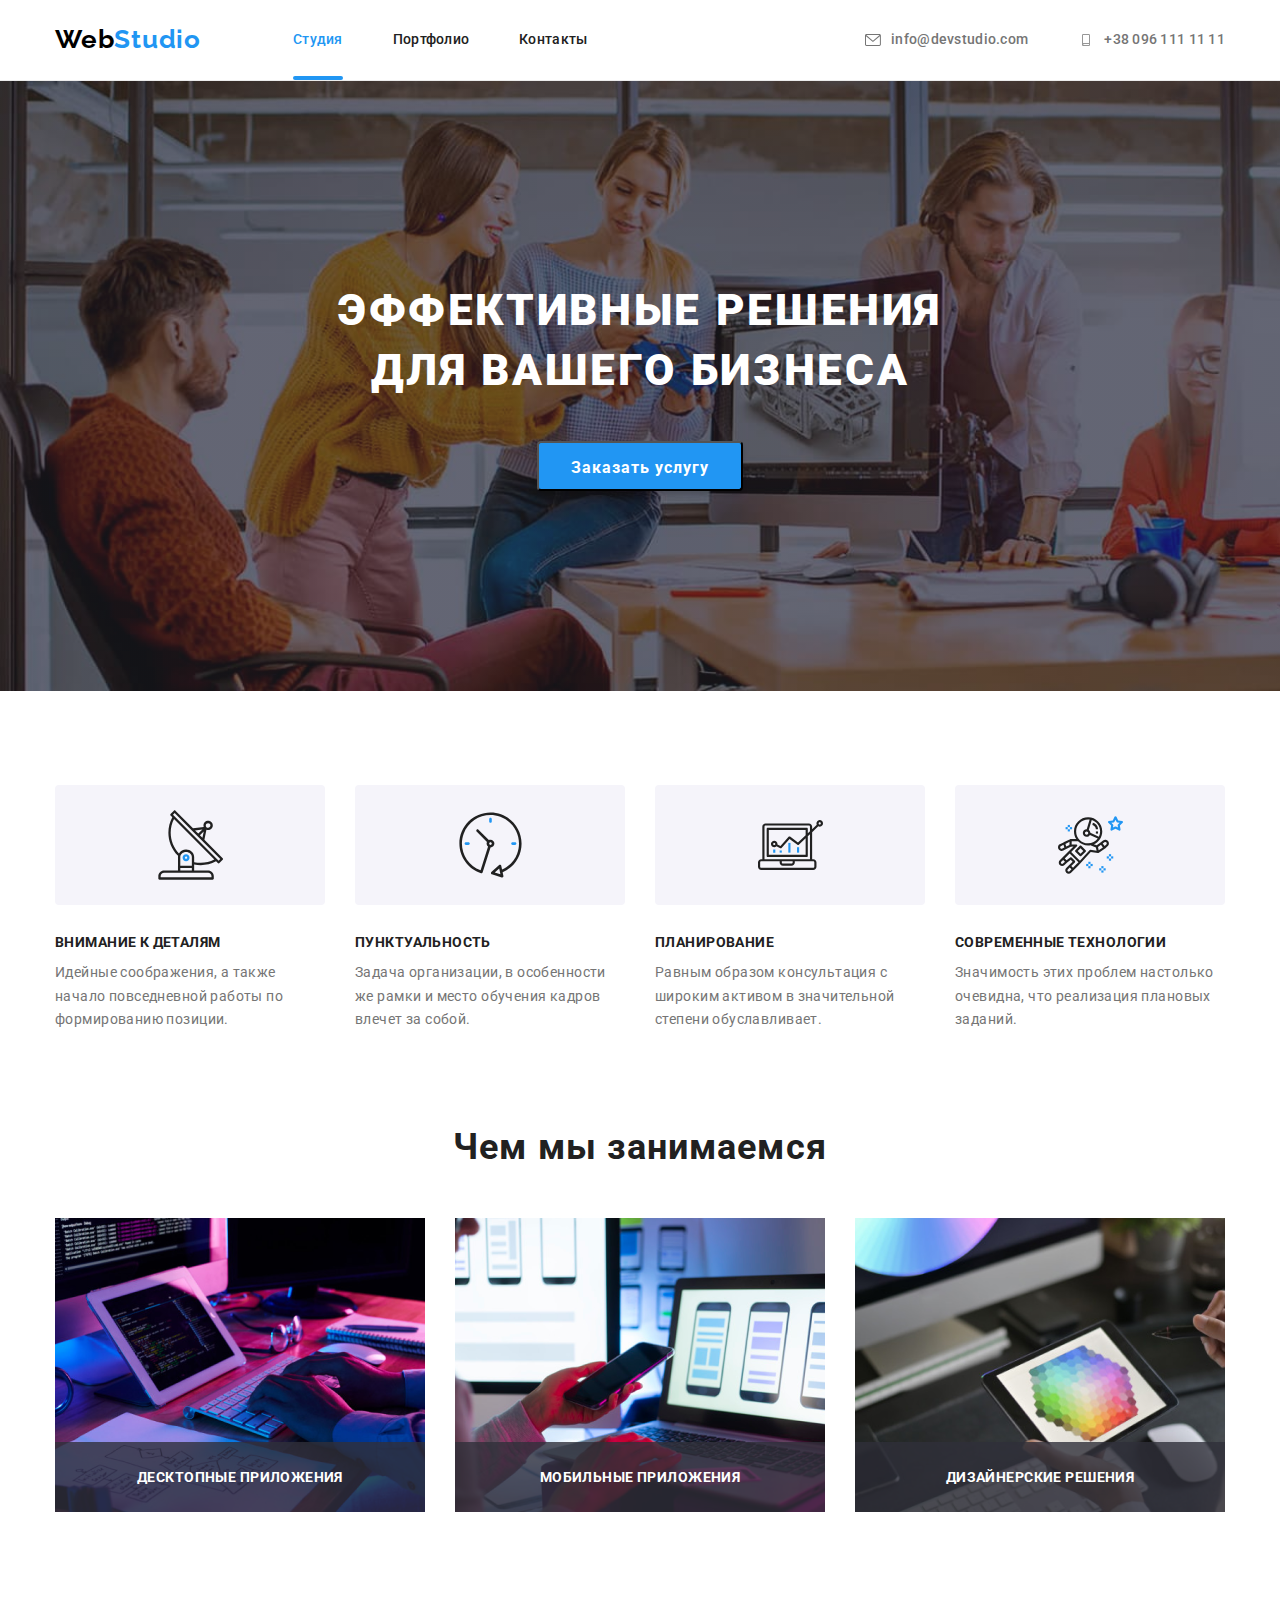
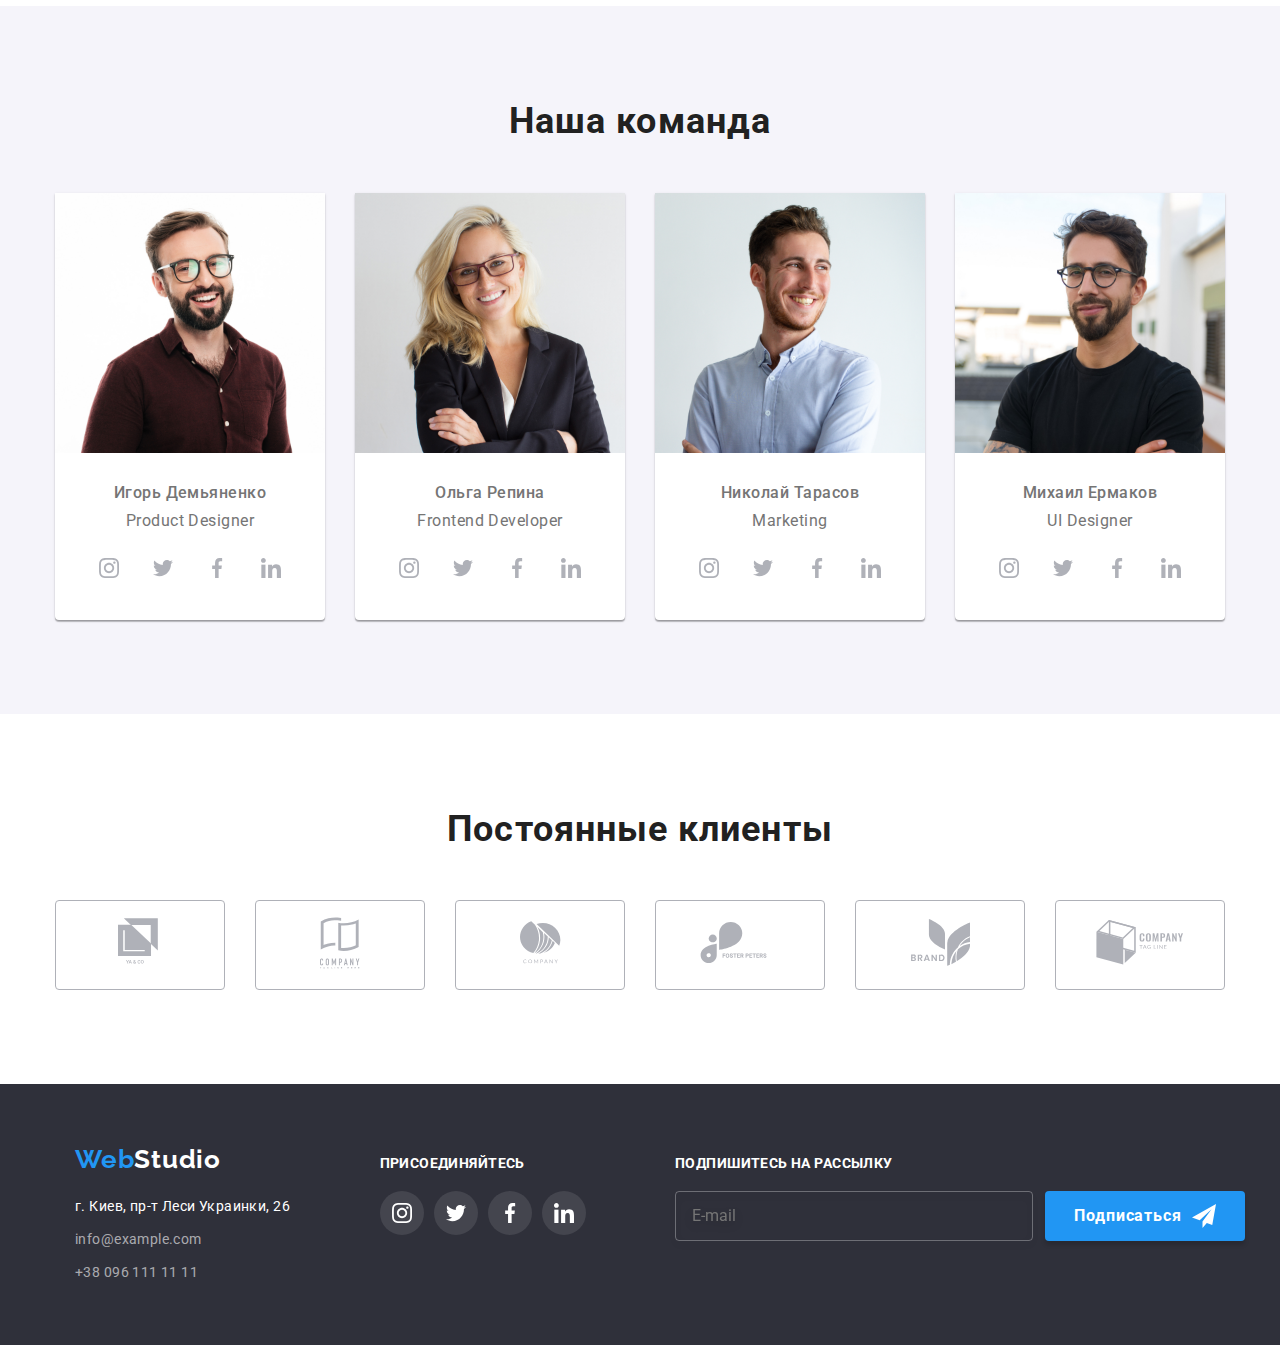
<file: index.html>
<!DOCTYPE html>
<html lang="ru">
  <head>
    <meta charset="UTF-8" />
    <meta name="viewport" content="width=device-width, initial-scale=1.0" />
    <title>Web Studio</title>
    <link href="https://fonts.googleapis.com/css2?family=Raleway:wght@700&family=Roboto:wght@400;500;700;900&display=swap"
      rel="stylesheet">
    <link rel="stylesheet" href="https://cdnjs.cloudflare.com/ajax/libs/modern-normalize/1.0.0/modern-normalize.min.css">
    <link rel="stylesheet" href="css/main.min.css">
  </head>
  <body>
    
    <!--Шапка сайта-->

        <header class="header">
          <div class="container">
            <div class="header__container">
              <a class="header__logo" href="./index.html" aria-label="логотип">Web<span class="header__studio">Studio</span></a>
            
              <nav class="navigation">
                <ul class="navigation__list list">
                  <li class="navigation__item"><a href="./index.html" class="navigation__link navigation__link_special">Студия</a></li>
                  <li class="navigation__item"><a href="./portfolio.html" class="navigation__link">Портфолио</a></li>
                  <li class="navigation__item"><a href="#Контакты" class="navigation__link">Контакты</a></li>
                </ul>
              </nav>
            
              <ul class="auth-nav list">
                <li><a href="mailto:info@devstudio.com" class="auth-nav__item auth-nav__item_email">
                  <svg class="auth-nav__icon" width="16px" height="12">
                    <use href="./img/icons/sprite.svg#icon-envelope"></use>
                  </svg>
                  info@devstudio.com</a></li>
                <li><a href="tel:+380961111111" class="auth-nav__item auth-nav__item_tel">
                  <svg class="auth-nav__icon" width="16px" height="12">
                    <use href="./img/icons/sprite.svg#icon-smartphone"></use>
                  </svg>
                  +38 096 111 11 11</a></li>
              </ul>
            </div>
          </div>
        </header>

      
      <!--HERO-->

      <main>
        <section class="hero">
          <h1 class="hero__title">Эффективные решения <br /> для вашего бизнеса</h1>
          <button type="button" data-modal-open class="hero__button">Заказать услугу</button>
        </section>

      
        <!--QUALITIES-->

        <section class="qualities">
          <div class="container">
            <ul class="qualities__list list">
                <li class="qualities__item">
                  <div class="qualities__svg">
                    <svg width="65px" height="70px">
                      <use href="./img/icons/sprite.svg#icon-sputnik"></use>
                    </svg>
                  </div>
                  <h2 class="qualities__title">Внимание к деталям</h2>
                  <p class="qualities__info">Идейные соображения, а также начало повседневной работы по формированию позиции.</p>
                </li>
              
                <li class="qualities__item">
                  <div class="qualities__svg">
                    <svg width="65px" height="70px">
                      <use href="./img/icons/sprite.svg#icon-clock"></use>
                    </svg>
                  </div>
                  <h3 class="qualities__title">Пунктуальность</h3>
                  <p class="qualities__info">Задача организации, в особенности же рамки и место обучения кадров влечет за собой.</p>
                </li>
              
                <li class="qualities__item">
                  <div class="qualities__svg">
                    <svg width="65px" height="70px">
                      <use href="./img/icons/sprite.svg#icon-diagram"></use>
                    </svg>
                  </div>
                  <h3 class="qualities__title">Планирование</h3>
                  <p class="qualities__info">Равным образом консультация с широким активом в значительной степени обуславливает.</p>
                </li>
              
                <li class="qualities__item">
                  <div class="qualities__svg">
                    <svg width="65px" height="70px">
                      <use href="./img/icons/sprite.svg#icon-astronaut"></use>
                    </svg>
                  </div>
                <h3 class="qualities__title">Современные технологии</h3>
                <p class="qualities__info">Значимость этих проблем настолько очевидна, что реализация плановых заданий.</p>
              </li>
            </ul>
          </div>
        </section>


        <!--PROJECTS-->

        <section class="our-projects">
        <div class="container">
          <h2 class="our-projects__title">Чем мы занимаемся</h2>
          <ul class="our-projects__list list">
            <li class="our-projects__item">
              <img src="./img/img.png" alt="Photo" />
            <div class="our-projects__overlay">
              <h3 class="our-projects__overlay-title">Десктопные приложения</h3>
            </div>
          </li>
            <li class="our-projects__item"><img src="./img/img1.png" alt="Photo" />
            <div class="our-projects__overlay">
              <h3 class="our-projects__overlay-title">Мобильные приложения</h3>
            </div>
            </li>
            <li class="our-projects__item"><img src="./img/img2.png" alt="Photo" />
            <div class="our-projects__overlay">
              <h3 class="our-projects__overlay-title">Дизайнерские решения</h3>
            </div>
            </li>
          </ul>
        </div>
        </section>


        <!--Наша команда-->

        <section class="ourteam">
          <div class="container">
            <h2 class="ourteam__title">Наша команда</h2>
            <ul class="ourteam__list list">

              <li class="ourteam__item">
                <img class="ourteam__img" src="./img/img3.jpg" alt="Photo" width="270" />
                <h3 class="ourteam__section-title">Игорь Демьяненко</h3>
                <p class="ourteam__section-info">Product Designer</p>
                <ul class="ourteam__social-list list">

                  <li class="ourteam__social-item"><a href="" class="ourteam__social-link">
                    <svg  class="ourteam__icon">
                      <use href="./img/icons/sprite.svg#icon-instagram"></use>
                    </svg>
                    </a>
                  </li>

                  <li class="ourteam__social-item"><a href="" class="ourteam__social-link">
                    <svg class="ourteam__icon">
                      <use href="./img/icons/sprite.svg#icon-twitter"></use>
                    </svg>
                  </a></li>

                  <li class="ourteam__social-item"><a href="" class="ourteam__social-link">
                    <svg class="ourteam__icon">
                      <use href="./img/icons/sprite.svg#icon-facebook"></use>
                    </svg>
                  </a></li>

                  <li class="ourteam__social-item"><a href="" class="ourteam__social-link">
                    <svg class="ourteam__icon">
                      <use href="./img/icons/sprite.svg#icon-linkedin"></use>
                    </svg>
                  </a></li>
                </ul>
              </li>

              <li class="ourteam__item">
                <img class="ourteam__img" src="./img/img4.jpg" alt="Photo" width="270" />
                <h3 class="ourteam__section-title">Ольга Репина</h3>
                <p class="ourteam__section-info">Frontend Developer</p>

                <ul class="ourteam__social-list list">

                  <li class="ourteam__social-item"><a href="" class="ourteam__social-link">
                    <svg class="ourteam__icon">
                      <use href="./img/icons/sprite.svg#icon-instagram"></use>
                    </svg>
                  </a></li>

                  <li class="ourteam__social-item"><a href="" class="ourteam__social-link">
                    <svg class="ourteam__icon">
                      <use href="./img/icons/sprite.svg#icon-twitter"></use>
                    </svg>
                  </a></li>

                  <li class="ourteam__social-item"><a href="" class="ourteam__social-link">
                    <svg class="ourteam__icon">
                      <use href="./img/icons/sprite.svg#icon-facebook"></use>
                    </svg>
                  </a></li>

                  <li class="ourteam__social-item"><a href="" class="ourteam__social-link">
                    <svg class="ourteam__icon">
                      <use href="./img/icons/sprite.svg#icon-linkedin"></use>
                    </svg>
                  </a></li>
                </ul>
              </li>

              <li class="ourteam__item">
                <img class="ourteam__img" src="./img/img5.jpg" alt="Photo" width="270" />
                <h3 class="ourteam__section-title">Николай Тарасов</h3>
                <p class="ourteam__section-info">Marketing</p>
                <ul class="ourteam__social-list list">

                  <li class="ourteam__social-item"><a href="" class="ourteam__social-link">
                    <svg class="ourteam__icon">
                      <use href="./img/icons/sprite.svg#icon-instagram"></use>
                    </svg>
                  </a></li>

                  <li class="ourteam__social-item"><a href="" class="ourteam__social-link">
                    <svg class="ourteam__icon">
                      <use href="./img/icons/sprite.svg#icon-twitter"></use>
                    </svg>
                  </a></li>

                  <li class="ourteam__social-item"><a href="" class="ourteam__social-link">
                    <svg class="ourteam__icon">
                      <use href="./img/icons/sprite.svg#icon-facebook"></use>
                    </svg>
                  </a></li>

                  <li class="ourteam__social-item"><a href="" class="ourteam__social-link">
                    <svg class="ourteam__icon">
                      <use href="./img/icons/sprite.svg#icon-linkedin"></use>
                    </svg>
                  </a></li>
                </ul>
              </li>

              <li class="ourteam__item">
                <img class="ourteam__img" src="./img/img6.jpg" alt="Photo" width="270" />
                <h3 class="ourteam__section-title">Михаил Ермаков</h3>
                <p class="ourteam__section-info">UI Designer</p>

                <ul class="ourteam__social-list list">

                  <li class="ourteam__social-item"><a href="" class="ourteam__social-link">
                    <svg class="ourteam__icon">
                      <use href="./img/icons/sprite.svg#icon-instagram"></use>
                    </svg>
                  </a></li>

                  <li class="ourteam__social-item"><a href="" class="ourteam__social-link">
                    <svg class="ourteam__icon">
                      <use href="./img/icons/sprite.svg#icon-twitter"></use>
                    </svg>
                  </a></li>

                  <li class="ourteam__social-item"><a href="" class="ourteam__social-link">
                    <svg class="ourteam__icon">
                      <use href="./img/icons/sprite.svg#icon-facebook"></use>
                    </svg>
                  </a></li>

                  <li class="ourteam__social-item"><a href="" class="ourteam__social-link">
                    <svg class="ourteam__icon">
                      <use href="./img/icons/sprite.svg#icon-linkedin"></use>
                    </svg>
                  </a></li>
                </ul>
              </li>

            </ul>
          </div>
        </section>

          <!--Постоянные клиенты-->

        <section class="clients">
          <div class="container">
            <h2 class="clients__title">Постоянные клиенты</h2>
            <ul class="clients__list list">
              <li class="clients__item">
                <a href="">
                  <svg class="clients__icon" width="44px" height="49px">
                    <use href="./img/icons/sprite.svg#icon-logo"></use>
                  </svg>
                </a>
              </li>
              <li class="clients__item">
                <a href="">
                  <svg class="clients__icon" width="40px" height="52px">
                    <use href="./img/icons/sprite.svg#icon-logo1"></use>
                  </svg>
                </a>
              </li>
              <li class="clients__item">
                <a href="">
                  <svg class="clients__icon" width="41px" height="43px">
                    <use href="./img/icons/sprite.svg#icon-logo2"></use>
                  </svg>
                </a>
              </li>
              <li class="clients__item">
                <a href="">
                  <svg class="clients__icon" width="80px" height="42px">
                    <use href="./img/icons/sprite.svg#icon-logo3"></use>
                  </svg>
                </a>
              </li>
              <li class="clients__item">
                <a href="">
                  <svg class="clients__icon" width="59px" height="47px">
                    <use href="./img/icons/sprite.svg#icon-logo4"></use>
                  </svg>
                </a>
              </li>
              <li class="clients__item">
                <a href="">
                  <svg class="clients__icon" width="88px" height="45px">
                    <use href="./img/icons/sprite.svg#icon-logo5"></use>
                  </svg>
                </a>
              </li>
            </ul>
          </div>
        </section>
     </main>

      <!--Підвал-->

      <footer class="footer">
        <div class="footer__container container">

          <!-- 1 СЕКЦІЯ -->
          <div class="footer-contacts">
            <a href="./index.html" class="footer-contacts__webstudio">Web<span class="footer-contacts__logo">Studio</span></a>
            <address class="footer-contacts__adress">
              <p class="footer-contacts__street">г. Киев, пр-т Леси Украинки, 26</p>
              <p class="footer-contacts__mail"><a href="mailto:info@example.com" class="footer-contacts__info">info@example.com</a></p>
              <p><a href="tel:+380961111111" class="footer-contacts__info">+38 096 111 11 11</a></p>
            </address>
          </div>

          <!-- 2 СЕКЦІЯ -->
          <div class="footer-join">
            <h3 class="footer__title">присоединяйтесь</h3>
            <ul class="footer-join__list list">
              <li class="footer-join__item">
                <a href="" class="footer-join__link">
                  <svg class="footer-join__icon">
                    <use href="./img/icons/sprite.svg#icon-instagram"></use>
                  </svg>
                </a>
              </li>
              <li class="footer-join__item">
                <a href="" class="footer-join__link">
                  <svg class="footer-join__icon">
                    <use href="./img/icons/sprite.svg#icon-twitter"></use>
                  </svg>
                </a>
              </li>
              <li class="footer-join__item">
                <a href="" class="footer-join__link">
                  <svg class="footer-join__icon">
                    <use href="./img/icons/sprite.svg#icon-facebook"></use>
                  </svg>
                </a>
              </li>
              <li class="footer-join__item">
                <a href="" class="footer-join__link">
                  <svg class="footer-join__icon">
                    <use href="./img/icons/sprite.svg#icon-linkedin"></use>
                  </svg>
                </a>
              </li>
            </ul>
          </div>

          <!-- 3 СЕКЦІЯ -->
          <div class="footer-subscribe">
            <h3 class="footer__title">Подпишитесь на рассылку</h3>
            <form action="#" class="footer-subscribe__form">
              <input type="email" class="footer-subscribe__input" name="user-email" placeholder="E-mail">
              <button type="submit" class="footer-subscribe__btn">Подписаться
                <svg class="footer-subscribe__icon" width="24" height="24">
                  <use href="./img/icon/sprite.svg#icon-send"></use>
                </svg>
              </button>
            </form>
          </div>

        </div>
      </footer>

          <!-- BACKDROP -->
          <!-- КНОПКА -->

      <div class="backdrop is-hidden" data-modal>
        <div class="modal">
          <button type="button" class="modal__close" data-modal-close>
            <svg class="modal__close-icon" width="18px" height="18px">
              <use href="./img/icons/sprite.svg#icon-close-modal"></use>
            </svg>
          </button>

         <!-- СЕКЦІЯ -->
          <h3 class="modal__title">Оставьте свои данные, мы вам перезвоним</h3>
          <form action="#" class="modal__form">

            <div class="modal__form-field">
            <label class="modal__label" for="user-name">Имя</label>
            <input type="text" name="user-name" id="user-name" class="modal__input">
            <svg class="modal__icon">
              <use href="./img/icon/sprite.svg#icon-person"></use>
            </svg>
            </div>
            
            <div class="modal__form-field">
              <label class="modal__label" for="user-tell">Телефон</label>
              <input type="tel" name="user-tell" id="user-tell" class="modal__input">
              <svg class="modal__icon">
                <use href="./img/icon/sprite.svg#icon-tell"></use>
              </svg>
            </div>
                        
            <div class="modal__form-field">
              <label class="modal__label" for="user-email">Почта</label>
              <input type="email" name="user-email" id="user-email" class="modal__input">
              <svg class="modal__icon">
                <use href="./img/icon/sprite.svg#icon-email"></use>
              </svg>
            </div>
                  
            <div class="modal__form-field">
              <label for="user-message" class="modal__label">Комментарий</label>
              <textarea name="user-message" id="user-message" class="modal__textarea"></textarea>
            </div>
              
            <div class="modal__policy-field">
              <input type="checkbox" name="user-policy" id="user-policy" class="modal__checkbox visually-hidden">
              <label for="user-policy" class="modal__label-policy"><span>Соглашаюсь с рассылкой и принимаю <a href="">Условия
                договора</a></span></label>
              <button type="submit" class="modal__btn">Отправить</button>
            </div>
                                     
            </form>
        </div>
      </div>
<script src="./js/modal.js"></script>

  </body>
</html>
</file>
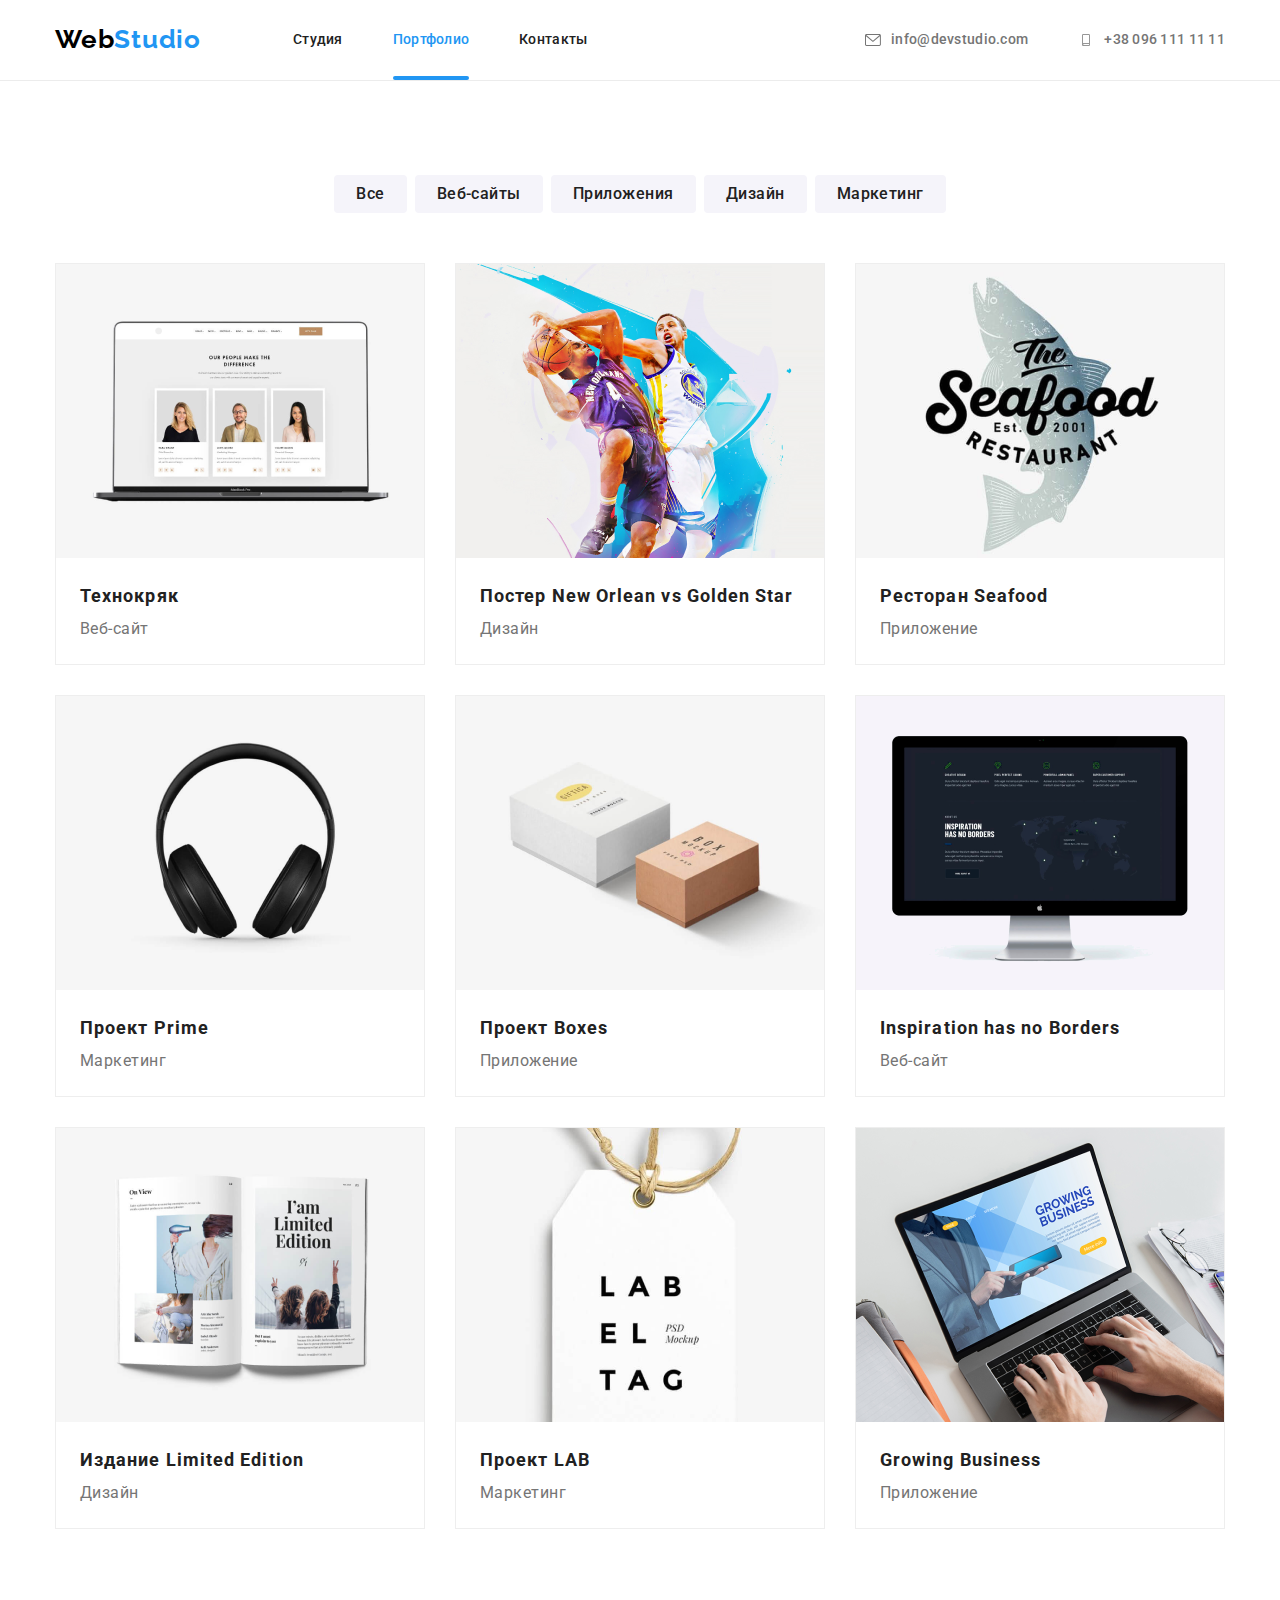
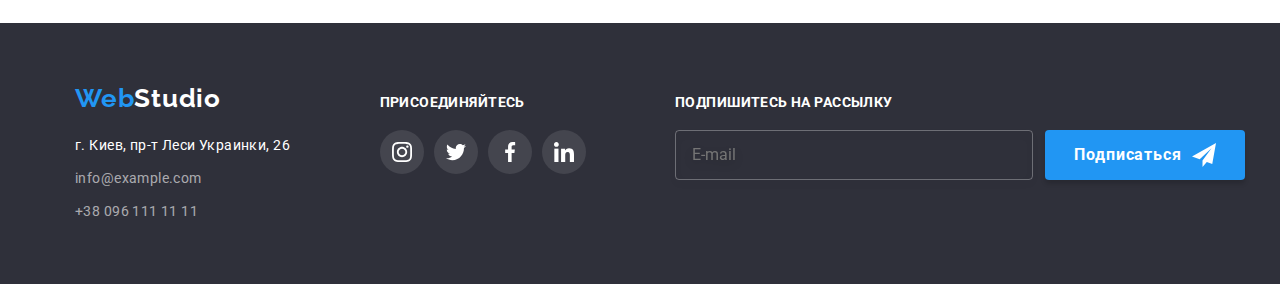
<file: portfolio.html>
<!DOCTYPE html>
<html lang="ru">
  <head>
    <meta charset="UTF-8" />
    <meta name="viewport" content="width=device-width, initial-scale=1.0" />
    <title>Портфолио</title>
    <link href="https://fonts.googleapis.com/css2?family=Raleway:wght@700&family=Roboto:wght@400;500;700;900&display=swap"
      rel="stylesheet">
    <link rel="stylesheet" href="https://cdnjs.cloudflare.com/ajax/libs/modern-normalize/1.0.0/modern-normalize.min.css">
    <link rel="stylesheet" href="./css/main.min.css">
  </head>

  <body>
    
      <!--Шапка сайта-->

      <header class="header">
        <div class="container">
          <div class="header__container">
            <a class="header__logo" href="./index.html" aria-label="логотип">Web<span class="header__studio">Studio</span></a>
      
            <nav navigation>
              <ul class="navigation__list list">
                <li class="navigation__item"><a href="./index.html"
                    class="navigation__link">Студия</a></li>
                <li class="navigation__item"><a href="./portfolio.html" class="navigation__link navigation__link_special">Портфолио</a></li>
                <li class="navigation__item"><a href="#Контакты" class="navigation__link">Контакты</a></li>
              </ul>
            </nav>
      
            <ul class="auth-nav list">
              <li><a href="mailto:info@devstudio.com" class="auth-nav__item auth-nav__item_email">
                  <svg class="auth-nav__icon" width="16px" height="12">
                    <use href="./img/icons/sprite.svg#icon-envelope"></use>
                  </svg>
                  info@devstudio.com</a></li>
              <li><a href="tel:+380961111111" class="auth-nav__item auth-nav__item_tel">
                  <svg class="auth-nav__icon" width="16px" height="12">
                    <use href="./img/icons/sprite.svg#icon-smartphone"></use>
                  </svg>
                  +38 096 111 11 11</a></li>
            </ul>
          </div>
        </div>
      </header>

      <main class="main">
         <!--Меню кнопок-->
        <section class="button">
          <div class="container">
            <ul class="button__list list">
              <li class="button__item"><button type="button" class="button__icon">Все</button></li>
              <li class="button__item"><button type="button" class="button__icon">Веб-сайты</button></li>
              <li class="button__item"><button type="button" class="button__icon">Приложения</button></li>
              <li class="button__item"><button type="button" class="button__icon">Дизайн</button></li>
              <li class="button__item"><button type="button" class="button__icon">Маркетинг</button></li>
            </ul>
                    

          <!--Проекти-->
          
            <div class="projects">
              <ul class="projects__list list">
                <li class="projects__item">
                  <div class="projects__overlay">
                  <img class="img" src="./img/img7.png" alt="Photo" width="370">
                    <p class="projects__paragraph">Технокряк это современная площадка распространения коронавируса. Компании используют эту платформу для цифрового
                    шпионажа и атак на защищённые сервера конкурентов.</p>
                  </div>
                  <div class="projects__container">
                    <h3 class="projects__title">Технокряк</h3>
                    <p class="projects__info">Веб-сайт</p>
                  </div>
                </li>

                <li class="projects__item">
                  <div class="projects__overlay">
                    <img class="img" src="./img/img8.png" alt="Photo" width="370">
                    <p class="projects__paragraph">Технокряк это современная площадка распространения коронавируса. Компании используют эту
                      платформу для цифрового
                      шпионажа и атак на защищённые сервера конкурентов.</p>
                  </div>
                  <div class="projects__container">
                    <h3 class="projects__title">Постер New Orlean vs Golden Star</h3>
                    <p class="projects__info">Дизайн</p>
                  </div>
                </li>

                <li class="projects__item">
                  <div class="projects__overlay">
                    <img class="img" src="./img/img9.png" alt="Photo" width="370">
                    <p class="projects__paragraph">Технокряк это современная площадка распространения коронавируса. Компании используют эту
                      платформу для цифрового
                      шпионажа и атак на защищённые сервера конкурентов.</p>
                  </div>
                  <div class="projects__container">
                    <h3 class="projects__title">Ресторан Seafood</h3>
                    <p class="projects__info">Приложение</p>
                  </div>
                </li>

                <li class="projects__item">
                  <div class="projects__overlay">
                    <img class="img" src="./img/img10.png" alt="Photo" width="370">
                    <p class="projects__paragraph">Технокряк это современная площадка распространения коронавируса. Компании используют эту
                      платформу для цифрового
                      шпионажа и атак на защищённые сервера конкурентов.</p>
                  </div>
                  <div class="projects__container">
                    <h3 class="projects__title">Проект Prime</h3>
                    <p class="projects__info">Маркетинг</p>
                  </div>
                </li>

                <li class="projects__item">
                  <div class="projects__overlay">
                    <img class="img" src="./img/img11.png" alt="Photo" width="370">
                    <p class="projects__paragraph">Технокряк это современная площадка распространения коронавируса. Компании используют эту
                      платформу для цифрового
                      шпионажа и атак на защищённые сервера конкурентов.</p>
                  </div>
                  <div class="projects__container">
                    <h3 class="projects__title">Проект Boxes</h3>
                    <p class="projects__info">Приложение</p>
                  </div>
                </li>

                <li class="projects__item">
                  <div class="projects__overlay">
                    <img class="img" src="./img/img12.png" alt="Photo" width="370">
                    <p class="projects__paragraph">Технокряк это современная площадка распространения коронавируса. Компании используют эту
                      платформу для цифрового
                      шпионажа и атак на защищённые сервера конкурентов.</p>
                  </div>
                  <div class="projects__container">
                    <h3 class="projects__title">Inspiration has no Borders</h3>
                    <p class="projects__info">Веб-сайт</p>
                  </div>
                </li>

                <li class="projects__item">
                  <div class="projects__overlay">
                    <img class="img" src="./img/img13.png" alt="Photo" width="370">
                    <p class="projects__paragraph">Технокряк это современная площадка распространения коронавируса. Компании используют эту
                      платформу для цифрового
                      шпионажа и атак на защищённые сервера конкурентов.</p>
                  </div>
                  <div class="projects__container">
                    <h3 class="projects__title">Издание Limited Edition</h3>
                    <p class="projects__info">Дизайн</p>
                  </div>
                </li>

                <li class="projects__item">
                  <div class="projects__overlay">
                    <img class="img" src="./img/img14.png" alt="Photo" width="370">
                    <p class="projects__paragraph">Технокряк это современная площадка распространения коронавируса. Компании используют эту
                      платформу для цифрового
                      шпионажа и атак на защищённые сервера конкурентов.</p>
                  </div>
                  <div class="projects__container">
                    <h3 class="projects__title">Проект LAB</h3>
                    <p class="projects__info">Маркетинг</p>
                  </div>
                </li>

                <li class="projects__item">
                  <div class="projects__overlay">
                    <img class="img" src="./img/img15.png" alt="Photo" width="370">
                    <p class="projects__paragraph">Технокряк это современная площадка распространения коронавируса. Компании используют эту
                      платформу для цифрового
                      шпионажа и атак на защищённые сервера конкурентов.</p>
                  </div>
                  <div class="projects__container">
                    <h3 class="projects__title">Growing Business</h3>
                    <p class="projects__info">Приложение</p>
                  </div>
                </li>
              </ul>
            </div>

          </div>
        </section>
      </main>

      <!--Підвал-->
      <footer class="footer">
        <div class="footer__container container">
      
          <!-- 1 СЕКЦІЯ -->
          <div class="footer-contacts">
            <a href="./index.html" class="footer-contacts__webstudio">Web<span class="footer-contacts__logo">Studio</span></a>
            <address class="footer-contacts__adress">
              <p class="footer-contacts__street">г. Киев, пр-т Леси Украинки, 26</p>
              <p class="footer-contacts__mail"><a href="mailto:info@example.com"
                  class="footer-contacts__info">info@example.com</a></p>
              <p><a href="tel:+380961111111" class="footer-contacts__info">+38 096 111 11 11</a></p>
            </address>
          </div>
      
          <!-- 2 СЕКЦІЯ -->
          <div class="footer-join">
            <h3 class="footer__title">присоединяйтесь</h3>
            <ul class="footer-join__list list">
              <li class="footer-join__item">
                <a href="" class="footer-join__link">
                  <svg class="footer-join__icon">
                    <use href="./img/icons/sprite.svg#icon-instagram"></use>
                  </svg>
                </a>
              </li>
              <li class="footer-join__item">
                <a href="" class="footer-join__link">
                  <svg class="footer-join__icon">
                    <use href="./img/icons/sprite.svg#icon-twitter"></use>
                  </svg>
                </a>
              </li>
              <li class="footer-join__item">
                <a href="" class="footer-join__link">
                  <svg class="footer-join__icon">
                    <use href="./img/icons/sprite.svg#icon-facebook"></use>
                  </svg>
                </a>
              </li>
              <li class="footer-join__item">
                <a href="" class="footer-join__link">
                  <svg class="footer-join__icon">
                    <use href="./img/icons/sprite.svg#icon-linkedin"></use>
                  </svg>
                </a>
              </li>
            </ul>
          </div>
      
          <!-- 3 СЕКЦІЯ -->
          <div class="footer-subscribe">
            <h3 class="footer__title">Подпишитесь на рассылку</h3>
            <form action="#" class="footer-subscribe__form">
              <input type="email" class="footer-subscribe__input" name="user-email" placeholder="E-mail">
              <button type="submit" class="footer-subscribe__btn">Подписаться
                <svg class="footer-subscribe__icon" width="24" height="24">
                  <use href="./img/icon/sprite.svg#icon-send"></use>
                </svg>
              </button>
            </form>
          </div>
      
        </div>
      </footer>
  </body>
</html>
</file>
<file: css/main.min.css>
html{box-sizing:border-box}*{margin:0;padding:0}*,*::before,*::after{box-sizing:inherit}img{display:block}body{background-color:#ffffff;color:#757575;font-family:"Roboto", sans-serif;letter-spacing:0.03em}.container{width:1200px;padding-right:15px;padding-left:15px;margin:0 auto}.list{list-style:none}.header{border-bottom:1px solid #ececec}.header__logo{width:145px;height:31px;color:#000000;text-decoration:none;font-family:"Raleway", sans-serif;font-style:normal;font-weight:bold;font-size:26px;line-height:1.19;letter-spacing:0.03em;margin-right:93px}.header__studio{color:#2196f3}.header__container{display:flex;align-items:flex-start;align-items:center}.navigation__list{display:flex;max-width:294px}.navigation__link{font-style:normal;font-weight:500;font-size:14px;line-height:1.14;letter-spacing:0.02em;color:#212121;text-decoration:none;position:relative;display:block;padding-top:32px;padding-bottom:32px}.navigation__link_special{color:#2196f3}.navigation__link:hover,.navigation__link:focus{color:#2196f3;transition:250ms cubic-bezier(0.4, 0, 0.2, 1)}.navigation__link::after{content:"";position:absolute;display:block;left:0;bottom:-0.3px;width:100%;height:4px;background:#2196f3;border-radius:2px;transform:scaleX(0);transition:250ms cubic-bezier(0.4, 0, 0.2, 1)}.navigation__link:hover::after,.navigation__link:focus::after{transform:scaleX(1);transition:250ms cubic-bezier(0.4, 0, 0.2, 1)}.navigation__link_special::after{content:"";position:absolute;display:block;left:0;bottom:-0.3px;width:100%;height:4px;background:#2196f3;border-radius:2px;transform:scaleX(1);transition:250ms cubic-bezier(0.4, 0, 0.2, 1)}.navigation__item:not(:last-child){margin-right:50px}.auth-nav__item{color:#757575;text-decoration:none;font-weight:500;font-size:14px;line-height:1.14;letter-spacing:0.02em}.auth-nav__item:hover,.auth-nav__item:focus{color:#2196f3;transition:250ms cubic-bezier(0.4, 0, 0.2, 1)}.auth-nav{display:flex;margin-left:auto}.auth-nav__item{display:flex;justify-content:center;align-items:center}.auth-nav__item_tel{margin-left:50px}.auth-nav__icon{margin-right:10px;fill:#757575}.auth-nav__item:hover .auth-nav__icon{fill:#2196f3;transition:250ms cubic-bezier(0.4, 0, 0.2, 1)}.hero{background-image:linear-gradient(rgba(47,48,58,0.4), rgba(47,48,58,0.4)),url("../img/icons/logo-min.jpg");background-size:cover;background-repeat:no-repeat;text-align:center;padding-bottom:200px;padding-top:200px}.hero__title{font-size:44px;font-style:normal;font-weight:900;line-height:1.36;letter-spacing:0.06em;text-transform:uppercase;color:#fff;margin-bottom:40px}.hero__button{display:inline-block;min-width:200px;height:50px;padding:10px 32px;font-style:normal;font-weight:bold;font-size:16px;line-height:1.875;text-align:center;letter-spacing:0.06em;color:#fff;background:#2196f3;box-shadow:0px 4px 4px rgba(0,0,0,0.15);border-radius:4px}.qualities{padding-top:94px;padding-bottom:47px}.qualities__list{display:flex;justify-content:space-between}.qualities__item{width:270px;display:flex;flex-direction:column}.qualities__item:not(:last-child){margin-right:30px}.qualities__title{margin-bottom:50px;color:#212121}.qualities__info{color:#757575}.qualities__title{margin-bottom:10px;font-style:normal;font-weight:bold;font-size:14px;line-height:1.14;letter-spacing:0.03em;text-transform:uppercase}.qualities__info{font-style:normal;font-weight:normal;font-size:14px;line-height:1.71;letter-spacing:0.03em}.qualities__svg{height:120px;width:270px;border-radius:4px;margin-bottom:30px;display:flex;justify-content:center;align-items:center;background-color:#f5f4fa}.our-projects{padding-top:47px;padding-bottom:94px}.our-projects__title{font-style:normal;font-weight:bold;font-size:36px;line-height:1.17;text-align:center;letter-spacing:0.03em;margin-bottom:50px;color:#212121}.our-projects__list{display:flex;justify-content:center;font-size:0}.our-projects__item{display:block;width:370px;position:relative}.our-projects__item:not(:last-child){margin-right:30px}.our-projects__overlay{position:absolute;bottom:0;left:0;width:370px;height:70px;background:rgba(47,48,58,0.8);padding-top:27px;padding-bottom:27px}.our-projects__overlay-title{font-style:normal;font-weight:bold;font-size:14px;line-height:16px;text-align:center;letter-spacing:0.03em;text-transform:uppercase;color:#ffffff}.ourteam__title{font-style:normal;font-weight:bold;font-size:36px;line-height:1.17;text-align:center;letter-spacing:0.03em;margin-bottom:50px;color:#212121}.ourteam__section-title{font-weight:500;font-size:16px;line-height:19px;text-align:center;letter-spacing:0.03em;margin-bottom:10px}.ourteam__section-info{text-align:center;margin-bottom:16px}.ourteam{background:#f5f4fa;padding-bottom:94px;padding-top:94px}.ourteam__img{margin-bottom:30px}.ourteam__list{display:flex;justify-content:center}.ourteam__item{display:block;width:370px;background:#ffffff;box-shadow:0px 1px 3px rgba(0,0,0,0.12),0px 1px 1px rgba(0,0,0,0.14),0px 2px 1px rgba(0,0,0,0.2);border-radius:0px 0px 4px 4px;padding-bottom:30px}.ourteam__item:not(:last-child){margin-right:30px}.ourteam__social-list{display:flex;justify-content:center}.ourteam__social-link{width:44px;height:44px;background-color:#ffffff;border-radius:50%;display:flex;justify-content:center;align-items:center}.ourteam__social-item:not(:last-child){margin-right:10px}.ourteam__icon{width:20px;height:20px;fill:#afb1b8}.ourteam__social-link:hover,.ourteam__social-link:focus{background-color:#2196f3;transition:250ms cubic-bezier(0.4, 0, 0.2, 1)}.ourteam__social-link:hover .ourteam__icon,.ourteam__social-link:focus .ourteam__icon{fill:#fff;transition:250ms cubic-bezier(0.4, 0, 0.2, 1)}.clients{padding-bottom:94px;padding-top:94px}.clients__title{font-style:normal;font-weight:bold;font-size:36px;line-height:42px;text-align:center;letter-spacing:0.03em;color:#212121;margin-bottom:50px}.clients__list{display:flex;justify-content:space-between}.clients__item{width:170px;height:90px;border:1px solid #afb1b8;box-sizing:border-box;border-radius:4px;display:flex;justify-content:center;align-items:center}.clients__item:hover,.clients__item:focus{border-color:#2196f3}.clients__icon{fill:#afb1b8}.clients__item:hover .clients__icon,.clients__item:focus .clients__icon{fill:#2196f3;transition:250ms cubic-bezier(0.4, 0, 0.2, 1)}.footer{background:#2f303a;padding:60px;padding-top:60px}.footer__container{display:flex;justify-content:space-between;align-items:baseline}.footer__title{font-style:normal;font-weight:bold;font-size:14px;line-height:16px;letter-spacing:0.03em;text-transform:uppercase;color:#fff;margin-bottom:20px}.footer-contacts{display:flex;flex-direction:column}.footer-contacts__webstudio{display:inline-block;font-family:"Raleway", sans-serif;font-style:normal;font-weight:bold;font-size:26px;line-height:1.19;letter-spacing:0.03em;color:#2196f3;text-decoration:none;margin-bottom:20px}.footer-contacts__logo{color:#fff}.footer-contacts__street{display:inline-block;font-style:normal;font-weight:normal;font-size:14px;line-height:1.71;letter-spacing:0.03em;color:#fff;margin-bottom:9px}.footer-contacts__info{display:inline-block;font-style:normal;font-weight:normal;font-size:14px;line-height:1.71;text-decoration:none;letter-spacing:0.03em;color:rgba(255,255,255,0.6)}.footer-contacts__mail{display:inline-block;margin-bottom:9px}.footer-contacts__adress{display:flex;flex-direction:column}.footer-join{width:206px}.footer-join__list{display:flex;justify-content:space-between}.footer-join__link{width:44px;height:44px;background:rgba(255,255,255,0.1);border-radius:50%;display:flex;justify-content:center;align-items:center}.footer-join__link:hover,.footer-join__link:hover{background-color:#2196f3;transition:250ms cubic-bezier(0.4, 0, 0.2, 1)}.footer-join__icon{fill:#ffffff;width:20px;height:20px}.footer-subscribe__form{display:flex;justify-content:center;align-items:center}.footer-subscribe__input{width:358px;height:50px;border:1px solid rgba(255,255,255,0.3);box-sizing:border-box;filter:drop-shadow(0px 4px 4px rgba(0,0,0,0.15));border-radius:4px;background:transparent;padding-left:16px;color:#fff}.footer-subscribe__btn{width:200px;height:50px;box-shadow:0px 4px 4px rgba(0,0,0,0.15);border-radius:4px;background-color:#2196f3;border:none;margin-left:12px;font-style:normal;font-weight:bold;font-size:16px;line-height:30px;letter-spacing:0.06em;color:#ffffff;display:flex;justify-content:center;align-items:center}.footer-subscribe__icon{fill:#ffffff;margin-left:10px}.backdrop{position:fixed;top:0;left:0;width:100%;height:100%;background:rgba(0,0,0,0.2);transition:all 1000ms linear}.modal{width:528px;background:#ffffff;box-shadow:0px 1px 3px rgba(0,0,0,0.12),0px 1px 1px rgba(0,0,0,0.14),0px 2px 1px rgba(0,0,0,0.2);border-radius:4px;position:absolute;top:50%;left:50%;transform:translate(-50%, -50%);padding-left:40px;padding-right:40px;padding-top:40px;padding-bottom:40px}.modal__close{width:30px;height:30px;border-radius:50%;background:#ffffff;border:1px solid rgba(0,0,0,0.1);position:absolute;cursor:pointer;top:8px;right:8px;display:flex;justify-content:center;align-items:center}.modal__close:hover,.modal__close:focus{fill:#2196f3;transition:250ms cubic-bezier(0.4, 0, 0.2, 1)}.is-hidden{opacity:0;visibility:hidden;pointer-events:none}.modal__form-field{position:relative;margin-bottom:28px;width:448px}.modal__form{display:flex;flex-direction:column;align-items:center}.modal__input{width:100%;height:40px;left:576px;top:382px;border:1px solid rgba(33,33,33,0.2);border-radius:4px;padding-left:42px}.modal__input:focus,.modal__input:hover,.modal__textarea:focus,.modal__textarea:hover{outline:none;border-color:#2196f3}.modal__input:hover+.modal__icon,.modal__input:focus+.modal__icon{fill:#2196f3}.modal__textarea{width:100%;height:120px;border:1px solid rgba(33,33,33,0.2);box-sizing:border-box;border-radius:4px;resize:none;padding:12px 16px}.modal__icon{width:18px;height:18px;position:absolute;top:50%;left:12px;transform:translateY(-50%)}.modal__label{position:absolute;top:-18px;left:0;font-style:normal;font-weight:normal;font-size:12px;line-height:14px;letter-spacing:0.01em;color:#757575}.modal__title{margin-bottom:30px;font-weight:bold;font-size:20px;line-height:23px;text-align:center;letter-spacing:0.03em;color:#212121}.modal__label-policy{font-style:normal;font-weight:normal;font-size:14px;line-height:24px;letter-spacing:0.03em;color:#757575;padding-bottom:30px;text-align:right;display:flex;align-items:center;justify-content:center}.visually-hidden{position:absolute !important;clip:rect(1px 1px 1px 1px);clip:rect(1px, 1px, 1px, 1px);padding:0 !important;border:0 !important;height:1px !important;width:1px !important;overflow:hidden}.modal__label-policy::before{content:"";display:block;height:15px;width:16px;border:1px solid black;margin-right:8px}.modal__checkbox:checked+.modal__label-policy::before{background-image:url("../img/icon/check.svg");border:none}.modal__btn{width:200px;height:50px;background:#2196f3;box-shadow:0px 4px 4px rgba(0,0,0,0.15);border-radius:4px;font-style:normal;font-weight:bold;font-size:16px;line-height:30px;border:none;color:#ffffff}.modal__policy-field{display:flex;flex-wrap:wrap;justify-content:center}.modal__btn:focus{background-color:#188ce8}.button__icon{padding:6px 22px;background:#f5f4fa;border-radius:4px;font-style:normal;font-weight:500;font-size:16px;line-height:26px;color:#212121;text-align:center;letter-spacing:0.03em;border:none}.button__icon:hover,.button__icon:focus{background:#2196f3;box-shadow:0px 3px 1px rgba(0,0,0,0.1),0px 1px 2px rgba(0,0,0,0.08),0px 2px 2px rgba(0,0,0,0.12);border-radius:4px;color:#fff;transition:250ms cubic-bezier(0.4, 0, 0.2, 1)}.button{padding-top:94px;padding-bottom:94px}.button__list{display:flex;justify-content:center;margin-bottom:50px}.button__item:not(:last-child){margin-right:8px}.projects__title{font-style:normal;font-weight:bold;font-size:18px;line-height:36px;color:#212121;letter-spacing:0.06em}.projects__info{font-style:normal;font-weight:normal;font-size:16px;line-height:30px;color:#757575;letter-spacing:0.03em}.projects__list{display:flex;flex-wrap:wrap;justify-content:space-between}.projects__item{display:block;width:370px;background:#ffffff;border:1px solid #eeeeee;box-sizing:border-box}.projects__item:hover,.projects__item:focus{background:#ffffff;border:1px solid #eeeeee;box-sizing:border-box;box-shadow:0px 1px 1px rgba(0,0,0,0.12),0px 4px 4px rgba(0,0,0,0.06),1px 4px 6px rgba(0,0,0,0.16)}.projects__item:not(:nth-child(n+7)){margin-bottom:30px}.projects__container{margin:0 24px;padding-bottom:20px;padding-top:20px}.projects__overlay{position:relative;overflow:hidden}.projects__paragraph{font-style:normal;font-weight:normal;font-size:18px;line-height:28px;letter-spacing:0.03em;color:#ffffff;position:absolute;top:0;left:0;width:100%;height:100%;transform:translateY(100%);transition:transform 250ms ease;background-color:rgba(33,150,243,0.9);padding:63px 24px}.projects__item:hover .projects__paragraph,.projects__item:focus .projects__paragraph{transform:translateY(0);transition:250ms cubic-bezier(0.4, 0, 0.2, 1)}
/*# sourceMappingURL=main.min.css.map */
</file>
